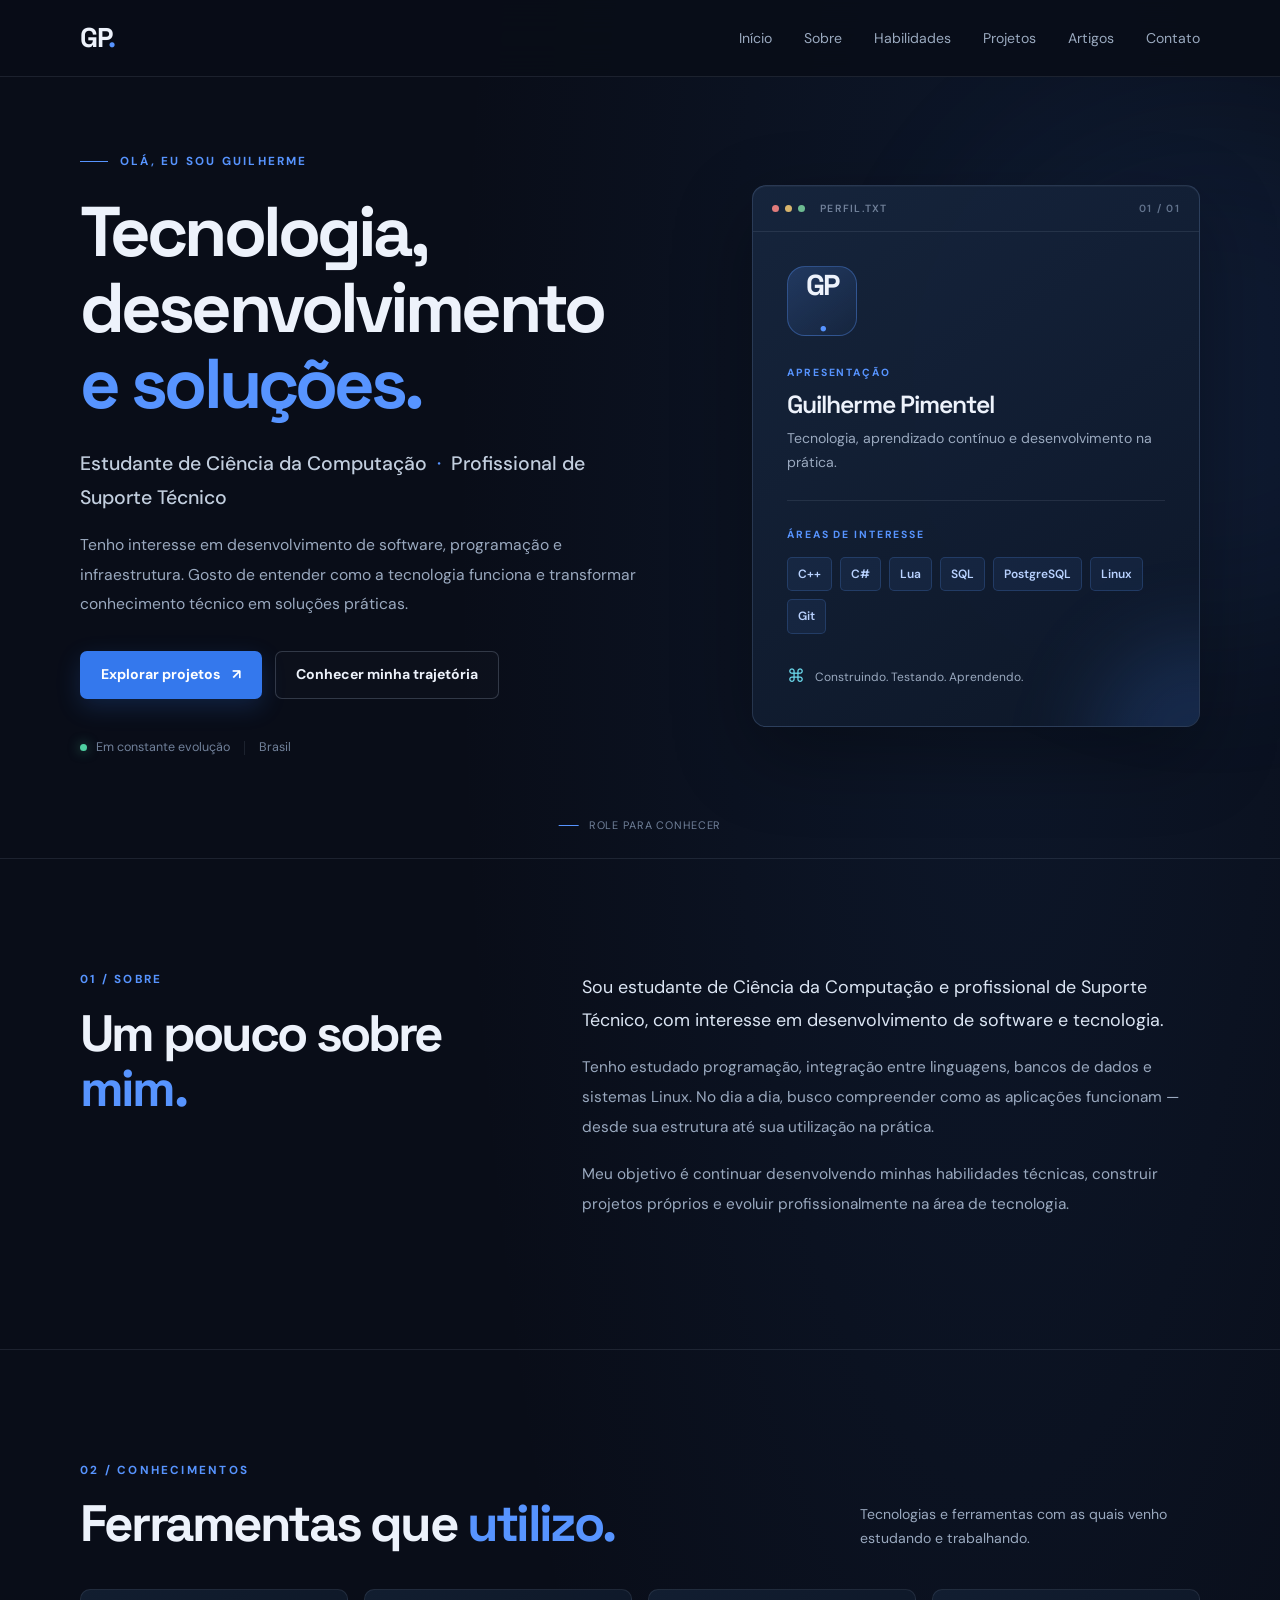
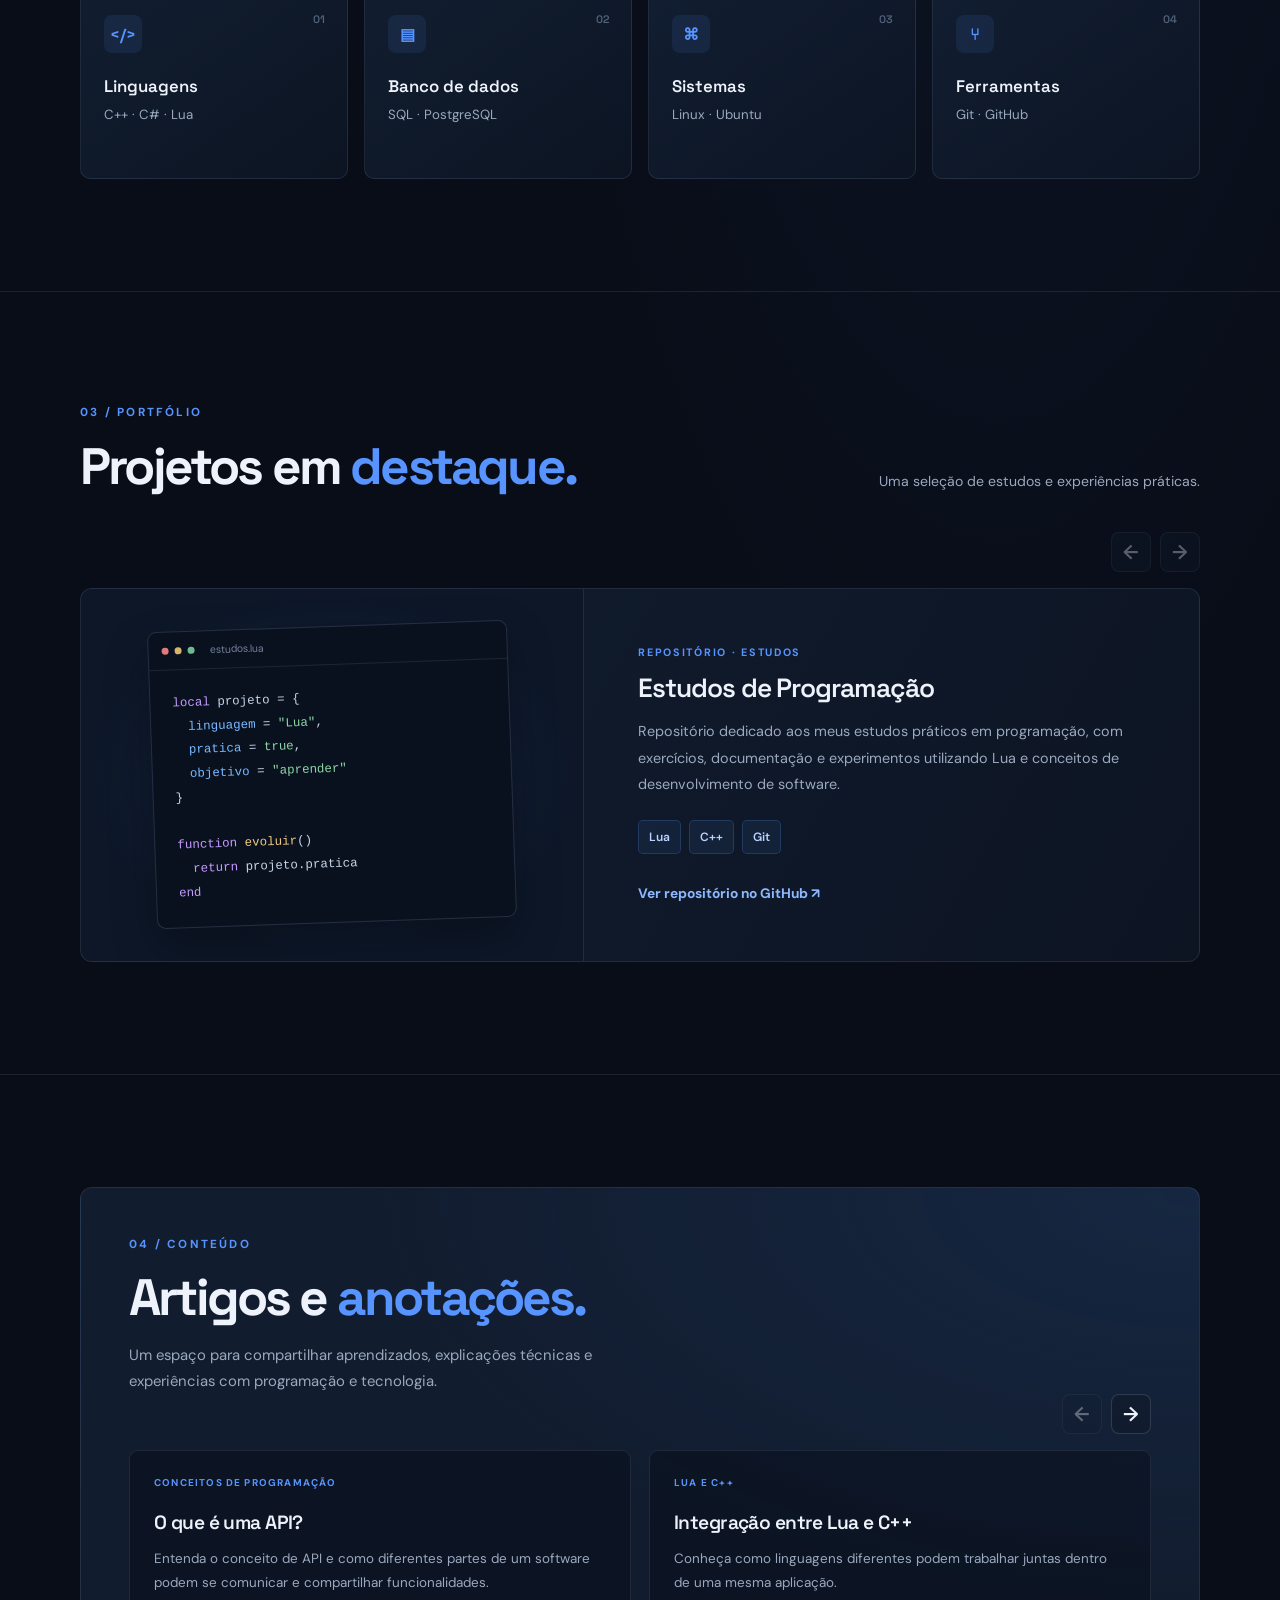
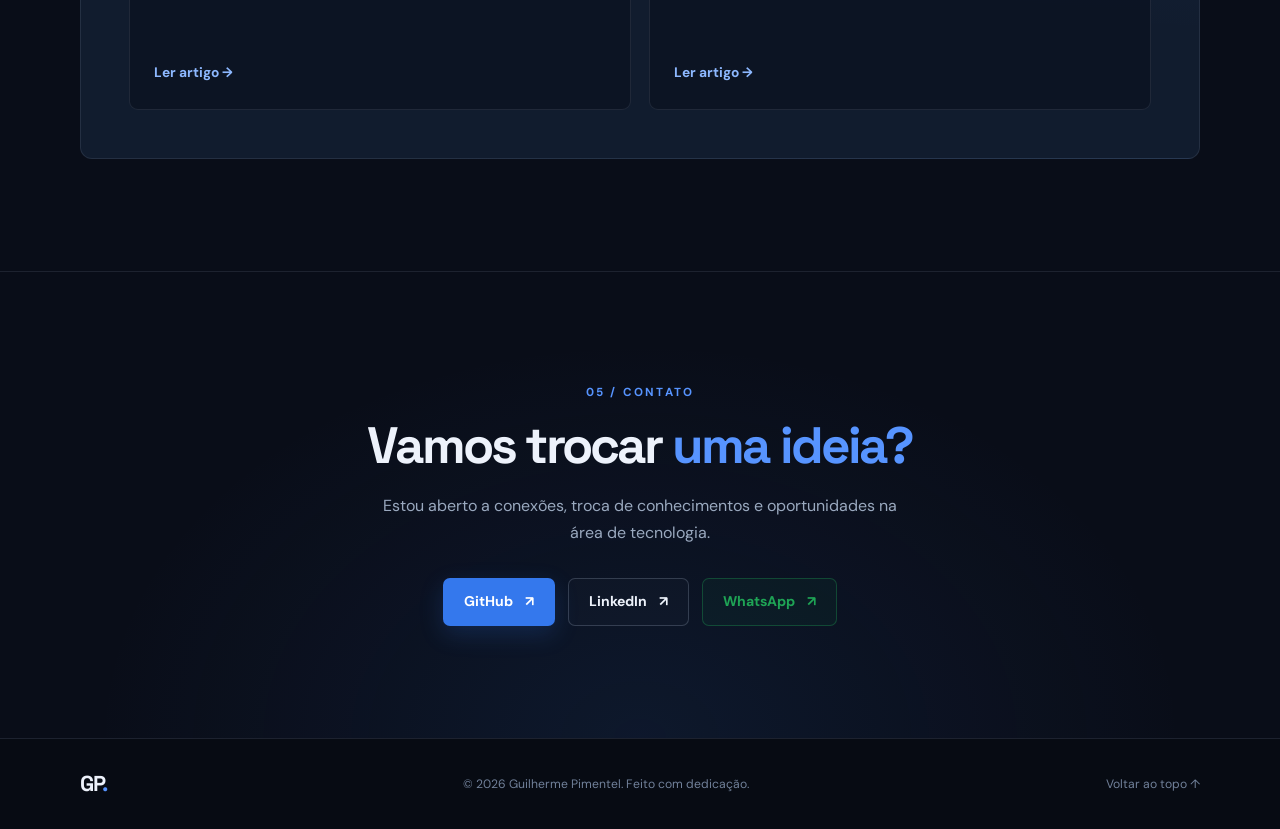
<file: index.html>
<!DOCTYPE html>
<html lang="pt-BR">
<head>
    <meta charset="UTF-8">
    <meta name="viewport" content="width=device-width, initial-scale=1.0">
    <meta name="description" content="Portfólio de Guilherme Pimentel — estudante de Ciência da Computação e profissional de Suporte Técnico.">
    <meta name="theme-color" content="#090d18">
    <title>Guilherme Pimentel | Portfólio</title>
    <link rel="preconnect" href="https://fonts.googleapis.com">
    <link rel="preconnect" href="https://fonts.gstatic.com" crossorigin>
    <link href="https://fonts.googleapis.com/css2?family=DM+Sans:wght@400;500;600;700&family=Space+Grotesk:wght@500;600;700&display=swap" rel="stylesheet">
    <link rel="stylesheet" href="css/style.css">
    <script src="js/script.js" defer></script>
</head>
<body>
    <header class="site-header">
        <nav class="nav container" aria-label="Navegação principal">
            <a href="#inicio" class="logo" aria-label="Guilherme Pimentel, início">GP<span>.</span></a>
            <ul class="nav-links">
                <li><a href="#inicio">Início</a></li>
                <li><a href="#sobre">Sobre</a></li>
                <li><a href="#habilidades">Habilidades</a></li>
                <li><a href="#projetos">Projetos</a></li>
                <li><a href="#artigos">Artigos</a></li>
                <li><a href="#contato">Contato</a></li>
            </ul>
        </nav>
    </header>

    <main>
        <section id="inicio" class="hero section-anchor">
            <div class="hero-grid container">
                <div class="hero-copy">
                    <p class="eyebrow"><span class="eyebrow-line"></span> OLÁ, EU SOU GUILHERME</p>
                    <h1>Tecnologia, desenvolvimento <span>e soluções.</span></h1>
                    <p class="hero-role">Estudante de Ciência da Computação <span class="role-separator">·</span> Profissional de Suporte Técnico</p>
                    <p class="hero-description">Tenho interesse em desenvolvimento de software, programação e infraestrutura. Gosto de entender como a tecnologia funciona e transformar conhecimento técnico em soluções práticas.</p>
                    <div class="hero-actions">
                        <a href="#projetos" class="button button-primary">Explorar projetos <span aria-hidden="true">↗</span></a>
                        <a href="#sobre" class="button button-ghost">Conhecer minha trajetória</a>
                    </div>
                    <div class="hero-meta">
                        <span><i class="status-dot"></i> Em constante evolução</span>
                        <span class="meta-divider"></span>
                        <span>Brasil</span>
                    </div>
                </div>

                <aside class="profile-panel" aria-label="Resumo do perfil">
                    <div class="panel-top">
                        <div class="window-dots"><i></i><i></i><i></i></div>
                        <span>PERFIL.TXT</span>
                        <span class="panel-top-mark">01 / 01</span>
                    </div>
                    <div class="panel-body">
                        <div class="profile-monogram">GP<span>.</span></div>
                        <p class="panel-kicker">APRESENTAÇÃO</p>
                        <h2>Guilherme Pimentel</h2>
                        <p class="panel-description">Tecnologia, aprendizado contínuo e desenvolvimento na prática.</p>
                        <div class="panel-divider"></div>
                        <p class="panel-kicker">ÁREAS DE INTERESSE</p>
                        <div class="tag-list">
                            <span>C++</span><span>C#</span><span>Lua</span>
                            <span>SQL</span><span>PostgreSQL</span><span>Linux</span><span>Git</span>
                        </div>
                        <div class="panel-footer">
                            <span class="panel-footer-icon">⌘</span>
                            <span>Construindo. Testando. Aprendendo.</span>
                        </div>
                    </div>
                    <div class="panel-glow" aria-hidden="true"></div>
                </aside>
            </div>
            <a class="scroll-cue" href="#sobre"><span></span> Role para conhecer</a>
        </section>

        <section id="sobre" class="content-section section-anchor">
            <div class="container section-grid">
                <div class="section-heading">
                    <p class="eyebrow">01 / SOBRE</p>
                    <h2>Um pouco sobre <span>mim.</span></h2>
                </div>
                <div class="about-copy">
                    <p class="lead">Sou estudante de Ciência da Computação e profissional de Suporte Técnico, com interesse em desenvolvimento de software e tecnologia.</p>
                    <p>Tenho estudado programação, integração entre linguagens, bancos de dados e sistemas Linux. No dia a dia, busco compreender como as aplicações funcionam — desde sua estrutura até sua utilização na prática.</p>
                    <p>Meu objetivo é continuar desenvolvendo minhas habilidades técnicas, construir projetos próprios e evoluir profissionalmente na área de tecnologia.</p>
                </div>
            </div>
        </section>

        <section id="habilidades" class="content-section section-anchor">
            <div class="container">
                <div class="section-heading section-heading-wide">
                    <div><p class="eyebrow">02 / CONHECIMENTOS</p><h2>Ferramentas que <span>utilizo.</span></h2></div>
                    <p class="section-intro">Tecnologias e ferramentas com as quais venho estudando e trabalhando.</p>
                </div>
                <div class="skills-grid">
                    <article class="skill-card"><span class="card-index">01</span><div class="skill-icon">&lt;/&gt;</div><h3>Linguagens</h3><p>C++ · C# · Lua</p></article>
                    <article class="skill-card"><span class="card-index">02</span><div class="skill-icon">▤</div><h3>Banco de dados</h3><p>SQL · PostgreSQL</p></article>
                    <article class="skill-card"><span class="card-index">03</span><div class="skill-icon">⌘</div><h3>Sistemas</h3><p>Linux · Ubuntu</p></article>
                    <article class="skill-card"><span class="card-index">04</span><div class="skill-icon">⑂</div><h3>Ferramentas</h3><p>Git · GitHub</p></article>
                </div>
            </div>
        </section>

        <section id="projetos" class="content-section section-anchor">
            <div class="container">
                <div class="section-heading section-heading-wide">
                    <div><p class="eyebrow">03 / PORTFÓLIO</p><h2>Projetos em <span>destaque.</span></h2></div>
                    <p class="section-intro">Uma seleção de estudos e experiências práticas.</p>
                </div>
                <div class="carousel-shell project-carousel" data-carousel aria-label="Projetos em destaque">
                    <div class="carousel-controls">
                        <button class="carousel-button" type="button" data-carousel-prev aria-label="Projeto anterior" disabled>←</button>
                        <button class="carousel-button" type="button" data-carousel-next aria-label="Próximo projeto" disabled>→</button>
                    </div>
                    <div class="carousel-viewport" data-carousel-viewport tabindex="0" aria-label="Lista de projetos">
                        <div class="carousel-track" data-carousel-track>
                            <div class="carousel-slide project-slide">
                <article class="project-card">
                    <div class="project-visual">
                        <div class="project-code-window">
                            <div class="code-window-bar"><i></i><i></i><i></i><span>estudos.lua</span></div>
                            <pre><code><span class="code-purple">local</span> projeto = {
  <span class="code-blue">linguagem</span> = <span class="code-green">"Lua"</span>,
  <span class="code-blue">pratica</span> = <span class="code-green">true</span>,
  <span class="code-blue">objetivo</span> = <span class="code-green">"aprender"</span>
}

<span class="code-purple">function</span> <span class="code-yellow">evoluir</span>()
  <span class="code-purple">return</span> projeto.pratica
<span class="code-purple">end</span></code></pre>
                        </div>
                    </div>
                    <div class="project-info">
                        <p class="project-type">REPOSITÓRIO · ESTUDOS</p>
                        <h3>Estudos de Programação</h3>
                        <p>Repositório dedicado aos meus estudos práticos em programação, com exercícios, documentação e experimentos utilizando Lua e conceitos de desenvolvimento de software.</p>
                        <div class="tag-list project-tags"><span>Lua</span><span>C++</span><span>Git</span></div>
                        <a class="text-link" href="https://github.com/pimentelgui/learning-programming" target="_blank" rel="noopener noreferrer">Ver repositório no GitHub <span aria-hidden="true">↗</span></a>
                    </div>
                </article>
                            </div>
                        </div>
                    </div>
                </div>
            </div>
        </section>

        <section id="artigos" class="content-section section-anchor">
            <div class="container articles-panel">
                <div>
                    <p class="eyebrow">04 / CONTEÚDO</p>
                     <div class="articles-heading">
                    <h2>Artigos e <span>anotações.</span></h2>
                    <p class="articles-copy">Um espaço para compartilhar aprendizados, explicações técnicas e experiências com programação e tecnologia.</p>
                </div>
                <div class="carousel-shell article-carousel" data-carousel aria-label="Artigos e anotações">
                    <div class="carousel-controls">
                        <button class="carousel-button" type="button" data-carousel-prev aria-label="Artigo anterior" disabled>←</button>
                        <button class="carousel-button" type="button" data-carousel-next aria-label="Próximo artigo">→</button>
                    </div>
                    <div class="carousel-viewport" data-carousel-viewport tabindex="0" aria-label="Lista de artigos">
                        <div class="carousel-track article-grid" data-carousel-track>

                            <div class="carousel-slide">
    <article class="article-card">
        <span class="article-category">CONCEITOS DE PROGRAMAÇÃO</span>
        <h3>O que é uma API?</h3>
        <p>Entenda o conceito de API e como diferentes partes de um software podem se comunicar e compartilhar funcionalidades.</p>
        <a href="artigos/o-que-e-uma-api.html" class="text-link">Ler artigo →</a>
    </article>
                            </div>

                            <div class="carousel-slide">
    <article class="article-card">
        <span class="article-category">LUA E C++</span>
        <h3>Integração entre Lua e C++</h3>
        <p>Conheça como linguagens diferentes podem trabalhar juntas dentro de uma mesma aplicação.</p>
        <a href="artigos/integracao-lua-cpp.html" class="text-link">Ler artigo →</a>
    </article>
                            </div>

                            <div class="carousel-slide">
    <article class="article-card">
        <span class="article-category">DESENVOLVIMENTO</span>
        <h3>Análise de Código-Fonte</h3>
        <p>Veja como investigar implementações, identificar parâmetros e compreender o funcionamento de um software.</p>
        <a href="artigos/analise-de-codigo-fonte.html" class="text-link">Ler artigo →</a>
    </article>
                            </div>

                        </div>
                    </div>
                </div>
                </div>
            </div>
        </section>

        <section id="contato" class="content-section contact-section section-anchor">
            <div class="container contact-inner">
                <p class="eyebrow">05 / CONTATO</p>
                <h2>Vamos trocar <span>uma ideia?</span></h2>
                <p>Estou aberto a conexões, troca de conhecimentos e oportunidades na área de tecnologia.</p>
              
<div class="contact-actions">
    <a class="button button-primary" href="https://github.com/pimentelgui" target="_blank" rel="noopener noreferrer">GitHub <span aria-hidden="true">↗</span></a>

    <a class="button button-ghost" href="https://www.linkedin.com/in/guilherme-pimentel-4103261a5/" target="_blank" rel="noopener noreferrer">LinkedIn <span aria-hidden="true">↗</span></a>

    <a class="button button-whatsapp" href="https://wa.me/5554991477359" target="_blank" rel="noopener noreferrer">
        WhatsApp <span aria-hidden="true">↗</span>
    </a>
</div>

              
            </div>
        </section>
    </main>

    <footer class="site-footer">
        <div class="container footer-inner"><a href="#inicio" class="logo">GP<span>.</span></a><p>© 2026 Guilherme Pimentel. Feito com dedicação.</p><a href="#inicio" class="back-top">Voltar ao topo ↑</a></div>
    </footer>
</body>
</html>
</file>
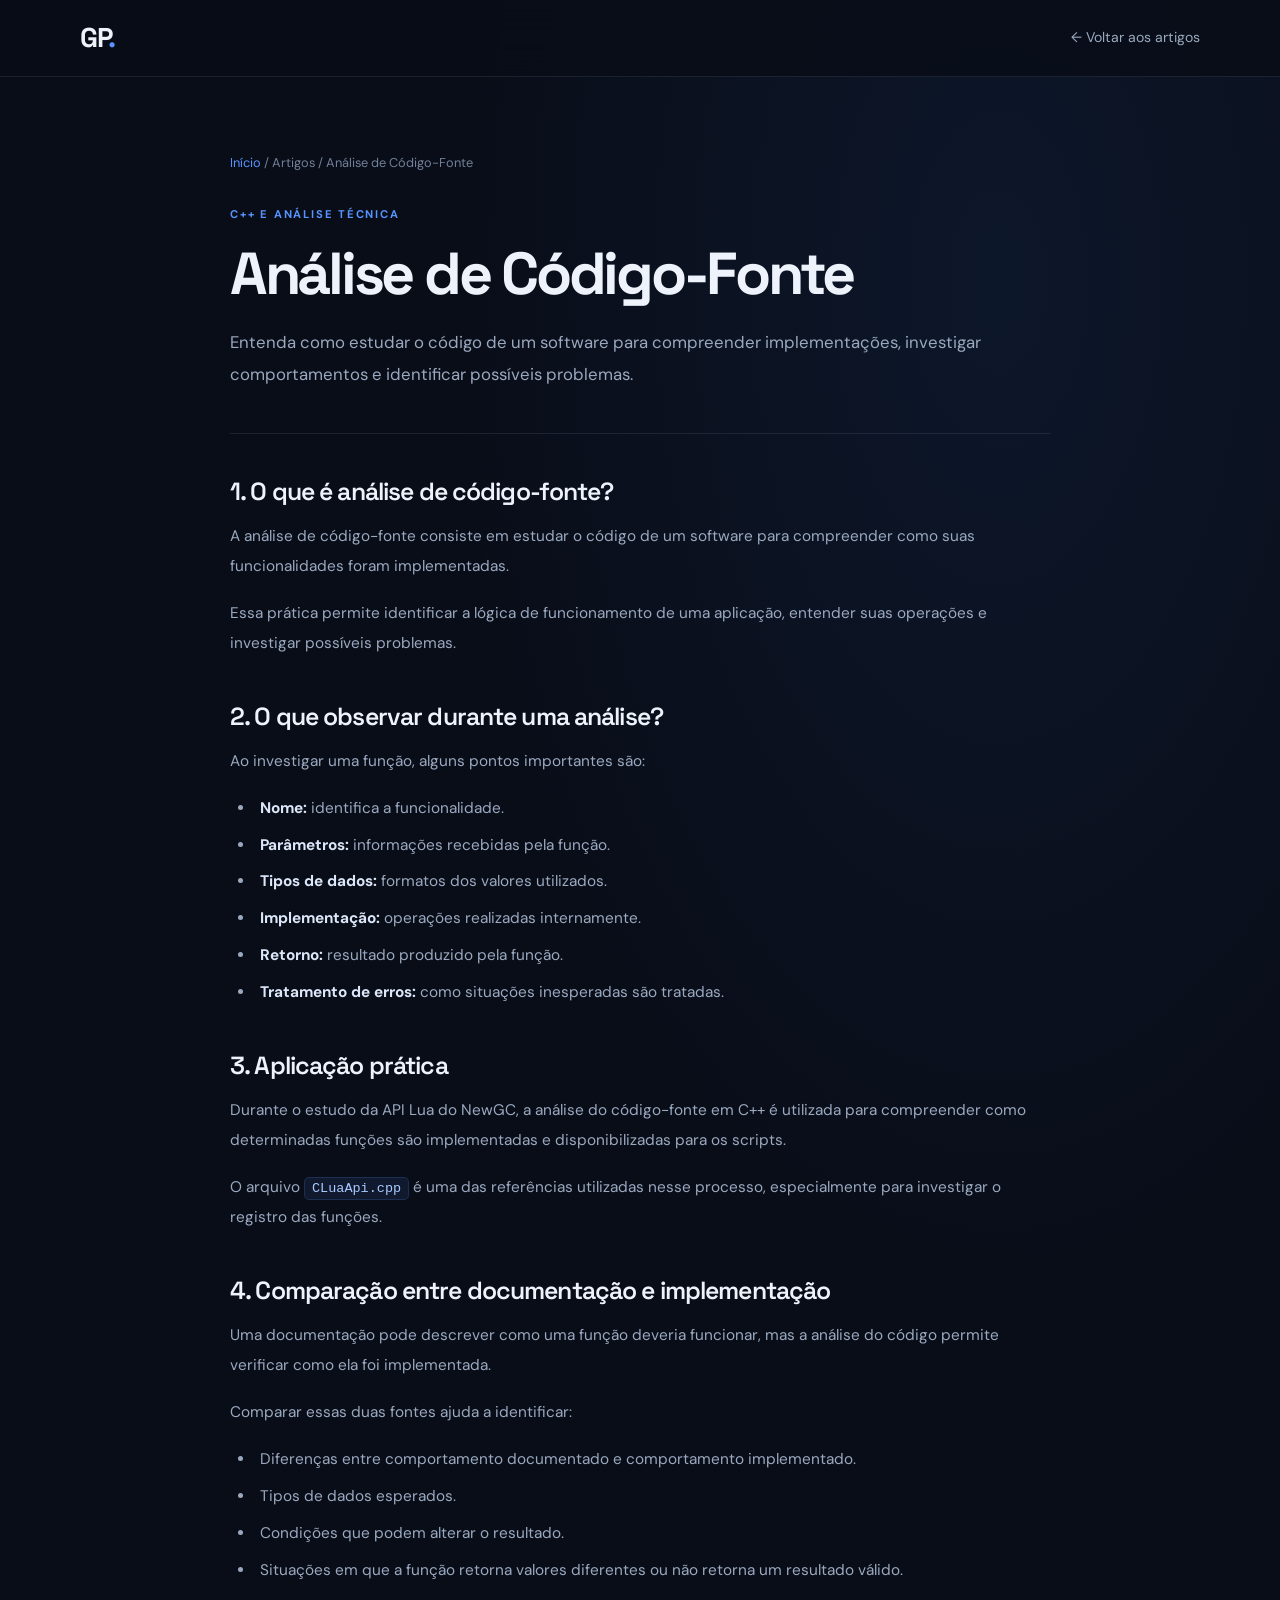
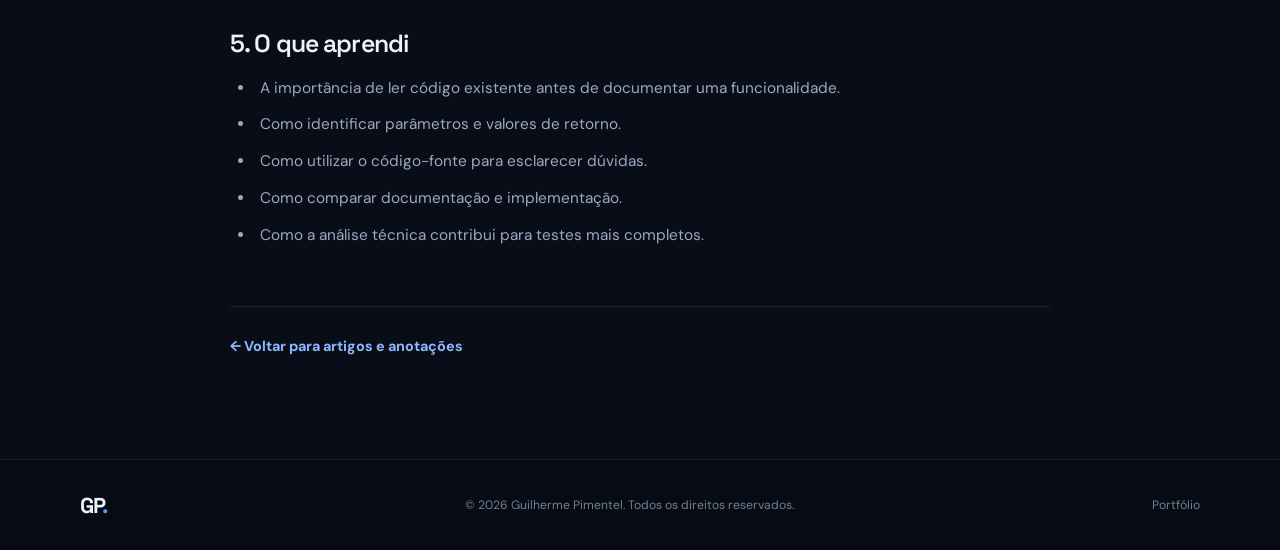
<file: artigos/analise-de-codigo-fonte.html>
<!DOCTYPE html>
<html lang="pt-BR">
<head>
    <meta charset="UTF-8">
    <meta name="viewport" content="width=device-width, initial-scale=1.0">
    <meta name="description" content="Entenda como analisar código-fonte para investigar implementações e compreender o funcionamento de um software.">
    <title>Análise de Código-Fonte | Guilherme Pimentel</title>

    <link rel="preconnect" href="https://fonts.googleapis.com">
    <link rel="preconnect" href="https://fonts.gstatic.com" crossorigin>
    <link href="https://fonts.googleapis.com/css2?family=DM+Sans:wght@400;500;600;700&family=Space+Grotesk:wght@400;500;600;700&display=swap" rel="stylesheet">

    <link rel="stylesheet" href="../css/style.css">
    <link rel="stylesheet" href="../css/artigos.css">
</head>
<body class="article-page">

<header class="site-header article-header">
    <nav class="nav container">
        <a href="../index.html" class="logo">GP<span>.</span></a>
        <a href="../index.html#artigos" class="back-link">← Voltar aos artigos</a>
    </nav>
</header>

<main class="article-main">
    <div class="article-breadcrumb">
        <a href="../index.html">Início</a> / Artigos / Análise de Código-Fonte
    </div>

    <span class="article-category-label">C++ e análise técnica</span>

    <h1 class="article-title">Análise de Código-Fonte</h1>

    <p class="article-intro">
        Entenda como estudar o código de um software para compreender
        implementações, investigar comportamentos e identificar possíveis problemas.
    </p>

    <div class="article-divider"></div>

    <article class="article-content">
        <h2>1. O que é análise de código-fonte?</h2>

        <p>
            A análise de código-fonte consiste em estudar o código
            de um software para compreender como suas funcionalidades
            foram implementadas.
        </p>

        <p>
            Essa prática permite identificar a lógica de funcionamento
            de uma aplicação, entender suas operações e investigar
            possíveis problemas.
        </p>

        <h2>2. O que observar durante uma análise?</h2>

        <p>
            Ao investigar uma função, alguns pontos importantes são:
        </p>

        <ul>
            <li><strong>Nome:</strong> identifica a funcionalidade.</li>
            <li><strong>Parâmetros:</strong> informações recebidas pela função.</li>
            <li><strong>Tipos de dados:</strong> formatos dos valores utilizados.</li>
            <li><strong>Implementação:</strong> operações realizadas internamente.</li>
            <li><strong>Retorno:</strong> resultado produzido pela função.</li>
            <li><strong>Tratamento de erros:</strong> como situações inesperadas são tratadas.</li>
        </ul>

        <h2>3. Aplicação prática</h2>

        <p>
            Durante o estudo da API Lua do NewGC, a análise do
            código-fonte em C++ é utilizada para compreender como
            determinadas funções são implementadas e disponibilizadas
            para os scripts.
        </p>

        <p>
            O arquivo <code>CLuaApi.cpp</code> é uma das referências
            utilizadas nesse processo, especialmente para investigar
            o registro das funções.
        </p>

        <h2>4. Comparação entre documentação e implementação</h2>

        <p>
            Uma documentação pode descrever como uma função deveria
            funcionar, mas a análise do código permite verificar
            como ela foi implementada.
        </p>

        <p>Comparar essas duas fontes ajuda a identificar:</p>

        <ul>
            <li>Diferenças entre comportamento documentado e comportamento implementado.</li>
            <li>Tipos de dados esperados.</li>
            <li>Condições que podem alterar o resultado.</li>
            <li>Situações em que a função retorna valores diferentes ou não retorna um resultado válido.</li>
        </ul>

        <h2>5. O que aprendi</h2>

        <ul>
            <li>A importância de ler código existente antes de documentar uma funcionalidade.</li>
            <li>Como identificar parâmetros e valores de retorno.</li>
            <li>Como utilizar o código-fonte para esclarecer dúvidas.</li>
            <li>Como comparar documentação e implementação.</li>
            <li>Como a análise técnica contribui para testes mais completos.</li>
        </ul>
    </article>

    <div class="article-bottom">
        <a href="../index.html#artigos">← Voltar para artigos e anotações</a>
    </div>
</main>

<footer class="site-footer article-footer">
    <div class="footer-inner container">
        <a href="../index.html" class="logo">GP<span>.</span></a>
        <p>© 2026 Guilherme Pimentel. Todos os direitos reservados.</p>
        <a href="../index.html" class="back-top">Portfólio</a>
    </div>
</footer>

</body>
</html>
</file>
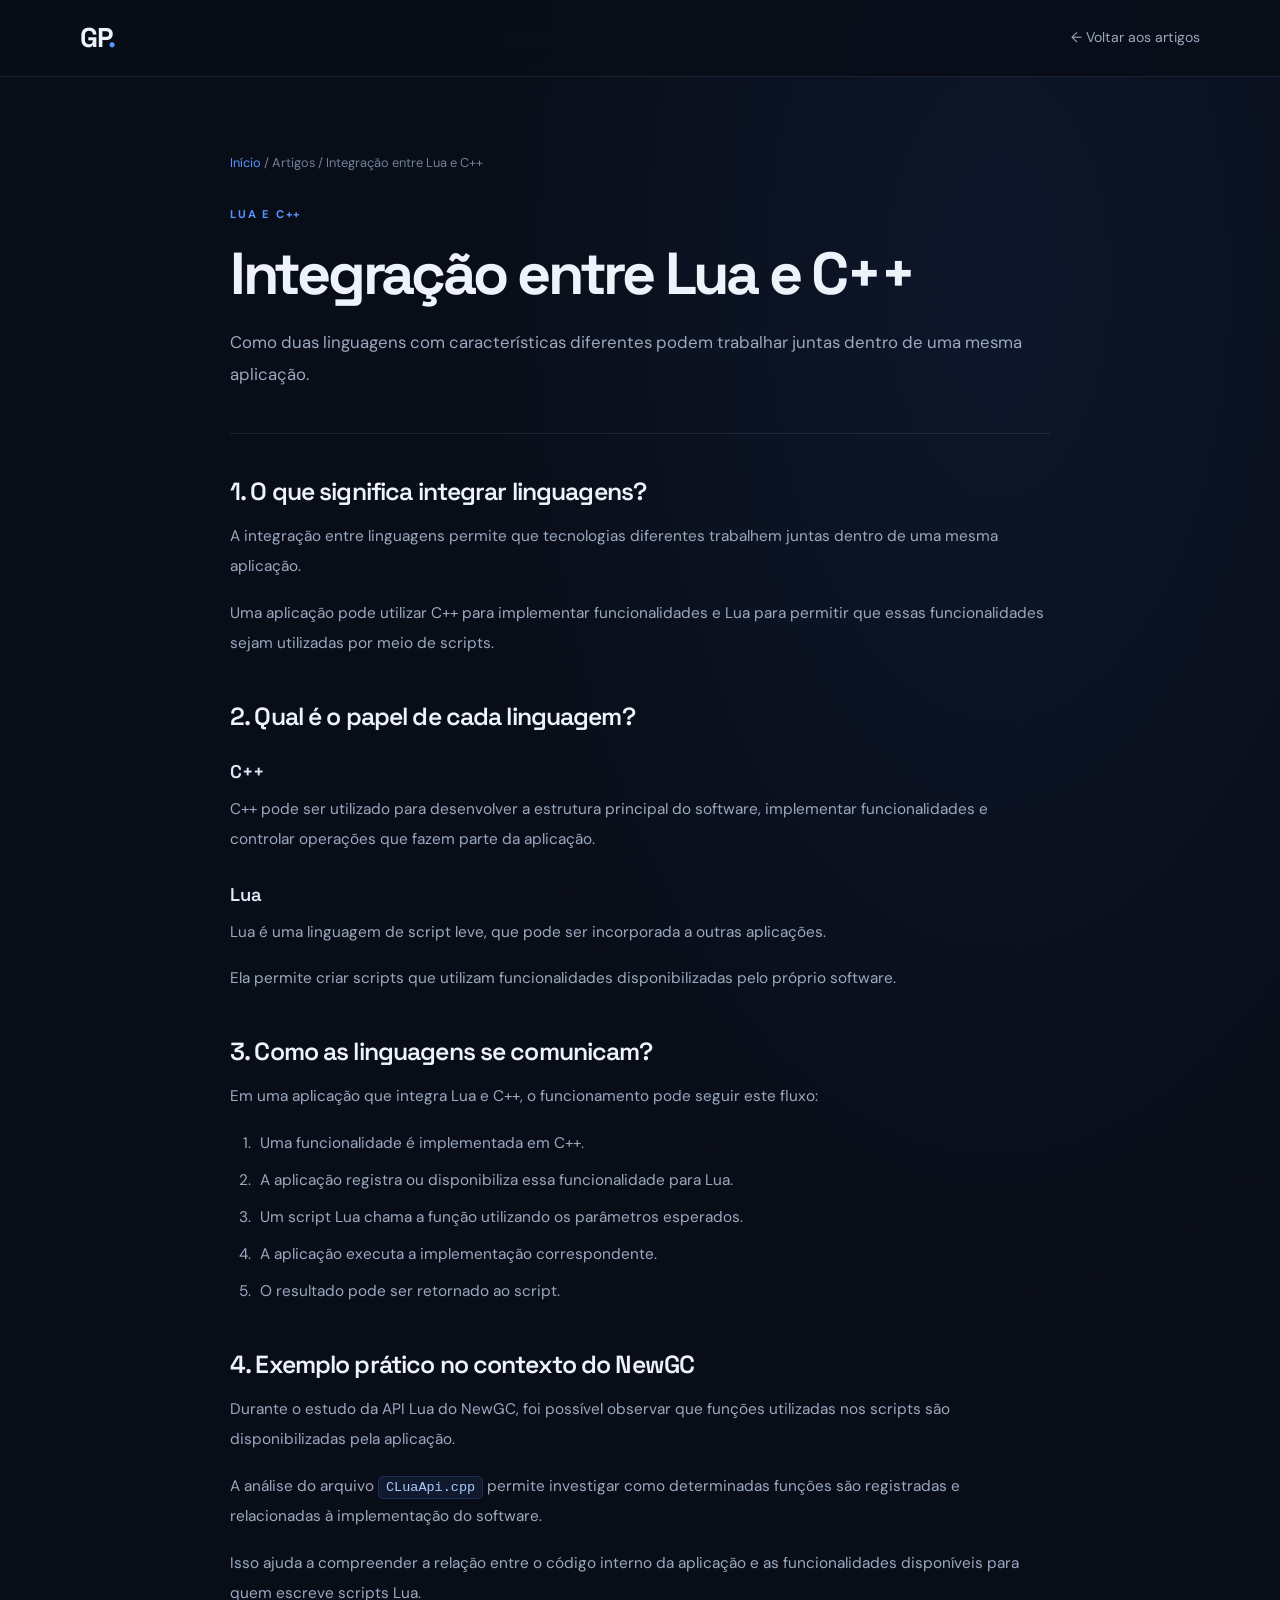
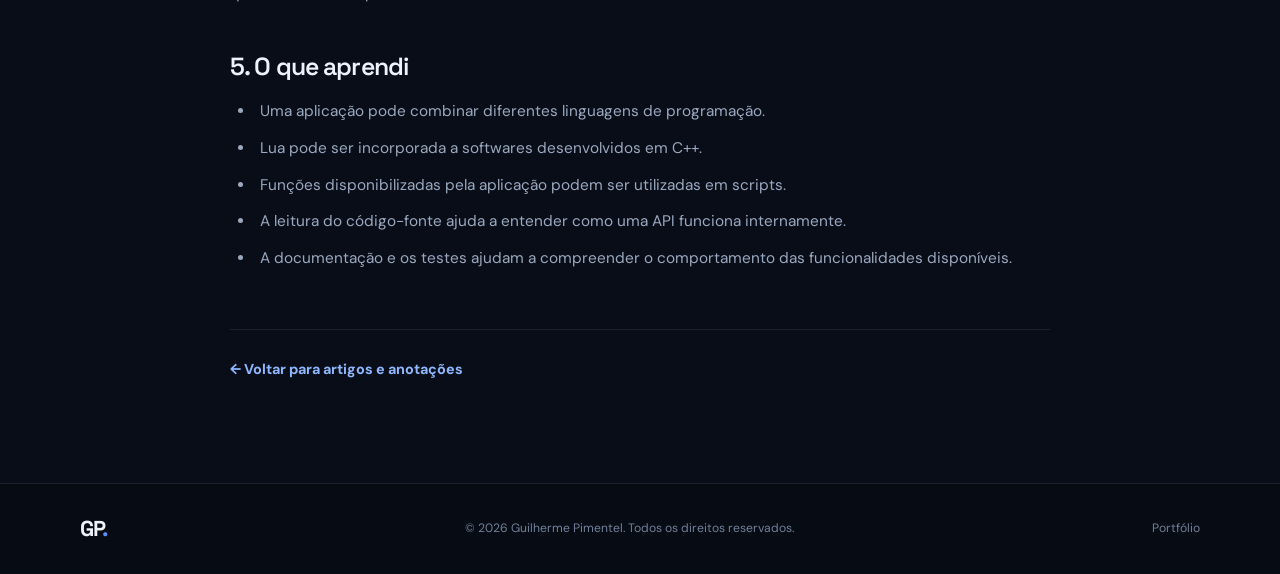
<file: artigos/integracao-lua-cpp.html>
<!DOCTYPE html>
<html lang="pt-BR">
<head>
    <meta charset="UTF-8">
    <meta name="viewport" content="width=device-width, initial-scale=1.0">
    <meta name="description" content="Conheça como Lua e C++ podem trabalhar juntas dentro de uma aplicação.">
    <title>Integração entre Lua e C++ | Guilherme Pimentel</title>

    <link rel="preconnect" href="https://fonts.googleapis.com">
    <link rel="preconnect" href="https://fonts.gstatic.com" crossorigin>
    <link href="https://fonts.googleapis.com/css2?family=DM+Sans:wght@400;500;600;700&family=Space+Grotesk:wght@400;500;600;700&display=swap" rel="stylesheet">

    <link rel="stylesheet" href="../css/style.css">
    <link rel="stylesheet" href="../css/artigos.css">
</head>
<body class="article-page">

<header class="site-header article-header">
    <nav class="nav container">
        <a href="../index.html" class="logo">GP<span>.</span></a>
        <a href="../index.html#artigos" class="back-link">← Voltar aos artigos</a>
    </nav>
</header>

<main class="article-main">
    <div class="article-breadcrumb">
        <a href="../index.html">Início</a> / Artigos / Integração entre Lua e C++
    </div>

    <span class="article-category-label">Lua e C++</span>

    <h1 class="article-title">Integração entre Lua e C++</h1>

    <p class="article-intro">
        Como duas linguagens com características diferentes podem
        trabalhar juntas dentro de uma mesma aplicação.
    </p>

    <div class="article-divider"></div>

    <article class="article-content">
        <h2>1. O que significa integrar linguagens?</h2>

        <p>
            A integração entre linguagens permite que tecnologias
            diferentes trabalhem juntas dentro de uma mesma aplicação.
        </p>

        <p>
            Uma aplicação pode utilizar C++ para implementar
            funcionalidades e Lua para permitir que essas
            funcionalidades sejam utilizadas por meio de scripts.
        </p>

        <h2>2. Qual é o papel de cada linguagem?</h2>

        <h3>C++</h3>

        <p>
            C++ pode ser utilizado para desenvolver a estrutura
            principal do software, implementar funcionalidades e
            controlar operações que fazem parte da aplicação.
        </p>

        <h3>Lua</h3>

        <p>
            Lua é uma linguagem de script leve, que pode ser
            incorporada a outras aplicações.
        </p>

        <p>
            Ela permite criar scripts que utilizam funcionalidades
            disponibilizadas pelo próprio software.
        </p>

        <h2>3. Como as linguagens se comunicam?</h2>

        <p>
            Em uma aplicação que integra Lua e C++, o funcionamento
            pode seguir este fluxo:
        </p>

        <ol>
            <li>Uma funcionalidade é implementada em C++.</li>
            <li>A aplicação registra ou disponibiliza essa funcionalidade para Lua.</li>
            <li>Um script Lua chama a função utilizando os parâmetros esperados.</li>
            <li>A aplicação executa a implementação correspondente.</li>
            <li>O resultado pode ser retornado ao script.</li>
        </ol>

        <h2>4. Exemplo prático no contexto do NewGC</h2>

        <p>
            Durante o estudo da API Lua do NewGC, foi possível observar
            que funções utilizadas nos scripts são disponibilizadas
            pela aplicação.
        </p>

        <p>
            A análise do arquivo <code>CLuaApi.cpp</code> permite
            investigar como determinadas funções são registradas
            e relacionadas à implementação do software.
        </p>

        <p>
            Isso ajuda a compreender a relação entre o código interno
            da aplicação e as funcionalidades disponíveis para quem
            escreve scripts Lua.
        </p>

        <h2>5. O que aprendi</h2>

        <ul>
            <li>Uma aplicação pode combinar diferentes linguagens de programação.</li>
            <li>Lua pode ser incorporada a softwares desenvolvidos em C++.</li>
            <li>Funções disponibilizadas pela aplicação podem ser utilizadas em scripts.</li>
            <li>A leitura do código-fonte ajuda a entender como uma API funciona internamente.</li>
            <li>A documentação e os testes ajudam a compreender o comportamento das funcionalidades disponíveis.</li>
        </ul>
    </article>

    <div class="article-bottom">
        <a href="../index.html#artigos">← Voltar para artigos e anotações</a>
    </div>
</main>

<footer class="site-footer article-footer">
    <div class="footer-inner container">
        <a href="../index.html" class="logo">GP<span>.</span></a>
        <p>© 2026 Guilherme Pimentel. Todos os direitos reservados.</p>
        <a href="../index.html" class="back-top">Portfólio</a>
    </div>
</footer>

</body>
</html>
</file>
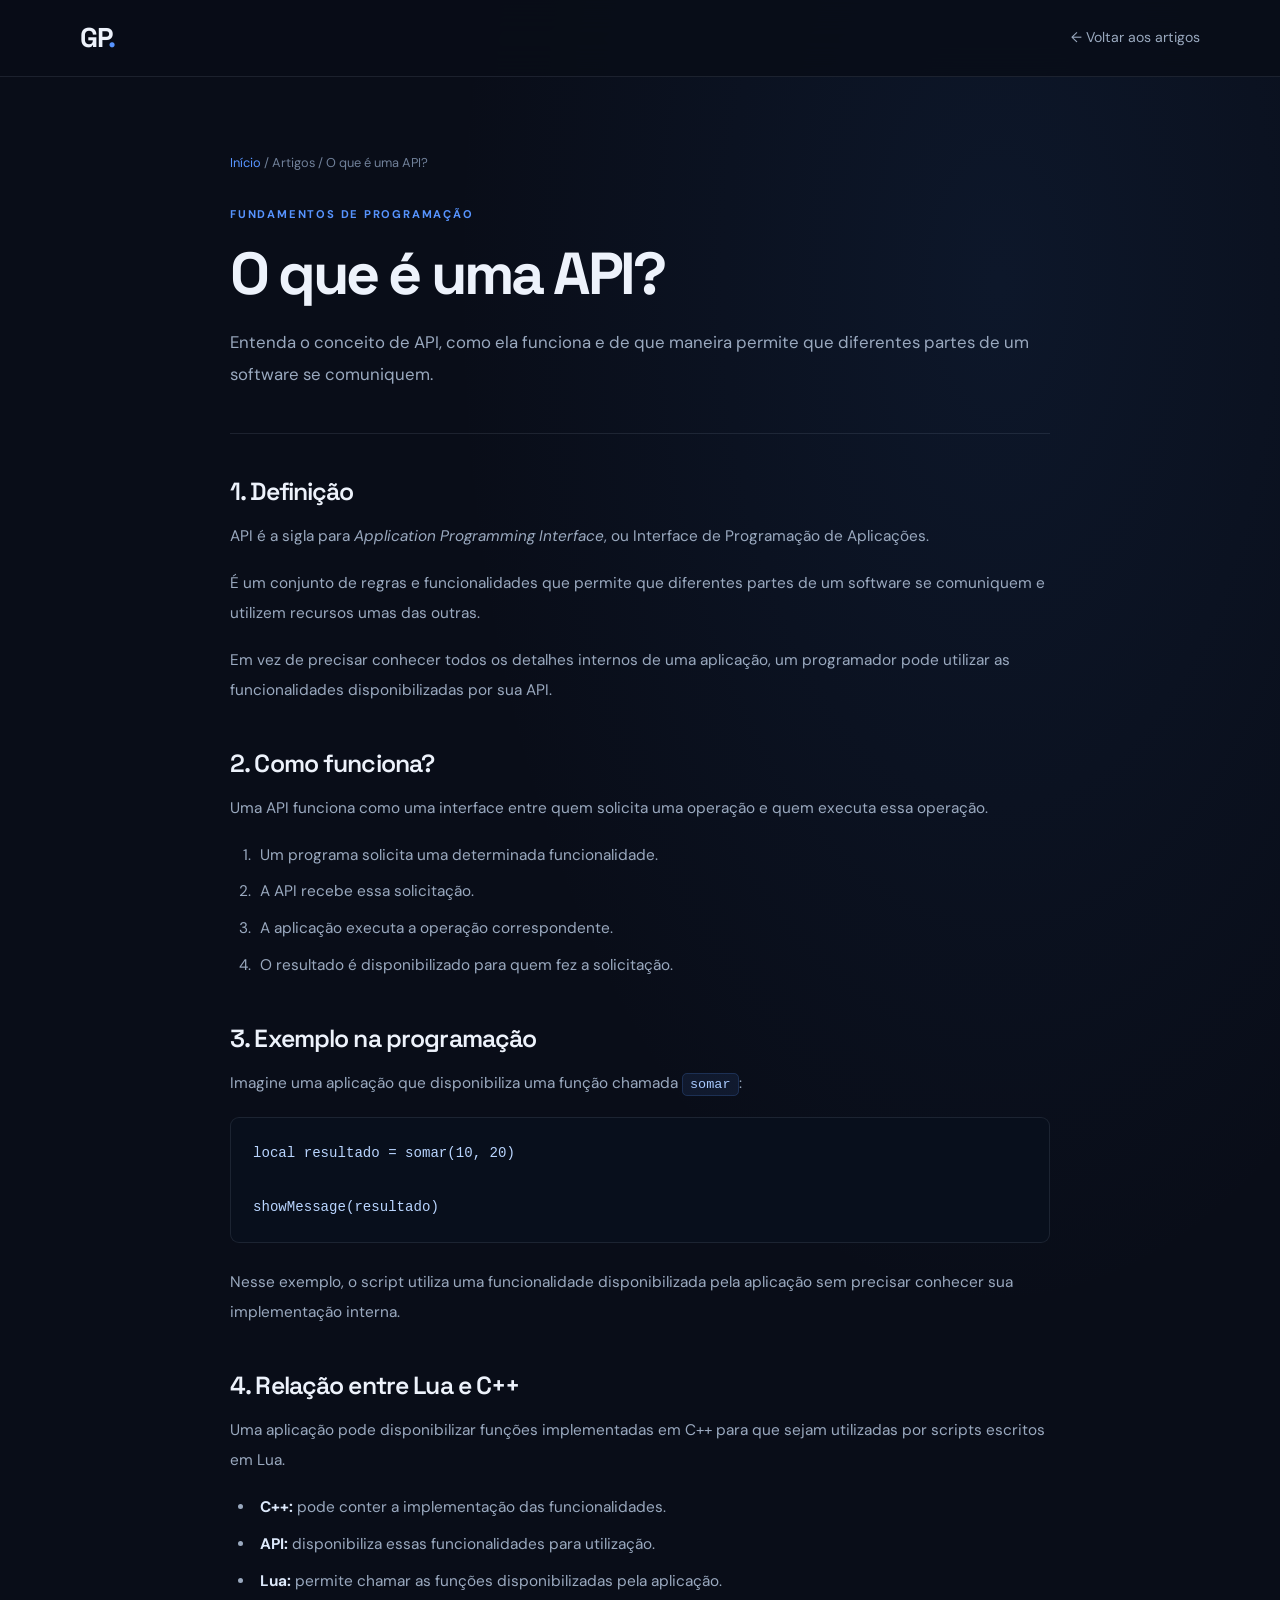
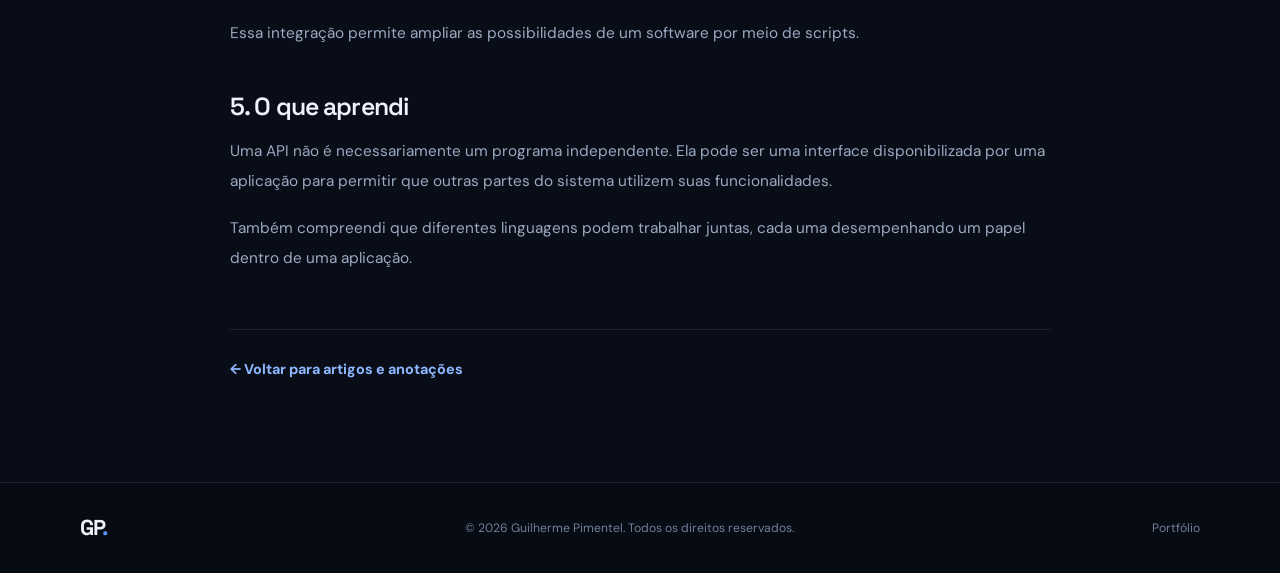
<file: artigos/o-que-e-uma-api.html>
<!DOCTYPE html>
<html lang="pt-BR">
<head>
    <meta charset="UTF-8">
    <meta name="viewport" content="width=device-width, initial-scale=1.0">
    <meta name="description" content="Entenda o que é uma API, como funciona e como ela permite a comunicação entre diferentes partes de um software.">
    <title>O que é uma API? | Guilherme Pimentel</title>

    <link rel="preconnect" href="https://fonts.googleapis.com">
    <link rel="preconnect" href="https://fonts.gstatic.com" crossorigin>
    <link href="https://fonts.googleapis.com/css2?family=DM+Sans:wght@400;500;600;700&family=Space+Grotesk:wght@400;500;600;700&display=swap" rel="stylesheet">

    <link rel="stylesheet" href="../css/style.css">
    <link rel="stylesheet" href="../css/artigos.css">
</head>
<body class="article-page">

<header class="site-header article-header">
    <nav class="nav container">
        <a href="../index.html" class="logo">GP<span>.</span></a>
        <a href="../index.html#artigos" class="back-link">← Voltar aos artigos</a>
    </nav>
</header>

<main class="article-main">
    <div class="article-breadcrumb">
        <a href="../index.html">Início</a> / Artigos / O que é uma API?
    </div>

    <span class="article-category-label">Fundamentos de programação</span>

    <h1 class="article-title">O que é uma API?</h1>

    <p class="article-intro">
        Entenda o conceito de API, como ela funciona e de que maneira
        permite que diferentes partes de um software se comuniquem.
    </p>

    <div class="article-divider"></div>

    <article class="article-content">
        <h2>1. Definição</h2>

        <p>
            API é a sigla para <em>Application Programming Interface</em>,
            ou Interface de Programação de Aplicações.
        </p>

        <p>
            É um conjunto de regras e funcionalidades que permite que
            diferentes partes de um software se comuniquem e utilizem
            recursos umas das outras.
        </p>

        <p>
            Em vez de precisar conhecer todos os detalhes internos de
            uma aplicação, um programador pode utilizar as
            funcionalidades disponibilizadas por sua API.
        </p>

        <h2>2. Como funciona?</h2>

        <p>
            Uma API funciona como uma interface entre quem solicita
            uma operação e quem executa essa operação.
        </p>

        <ol>
            <li>Um programa solicita uma determinada funcionalidade.</li>
            <li>A API recebe essa solicitação.</li>
            <li>A aplicação executa a operação correspondente.</li>
            <li>O resultado é disponibilizado para quem fez a solicitação.</li>
        </ol>

        <h2>3. Exemplo na programação</h2>

        <p>
            Imagine uma aplicação que disponibiliza uma função
            chamada <code>somar</code>:
        </p>

        <pre><code>local resultado = somar(10, 20)

showMessage(resultado)</code></pre>

        <p>
            Nesse exemplo, o script utiliza uma funcionalidade
            disponibilizada pela aplicação sem precisar conhecer
            sua implementação interna.
        </p>

        <h2>4. Relação entre Lua e C++</h2>

        <p>
            Uma aplicação pode disponibilizar funções implementadas
            em C++ para que sejam utilizadas por scripts escritos em Lua.
        </p>

        <ul>
            <li><strong>C++:</strong> pode conter a implementação das funcionalidades.</li>
            <li><strong>API:</strong> disponibiliza essas funcionalidades para utilização.</li>
            <li><strong>Lua:</strong> permite chamar as funções disponibilizadas pela aplicação.</li>
        </ul>

        <p>
            Essa integração permite ampliar as possibilidades de um
            software por meio de scripts.
        </p>

        <h2>5. O que aprendi</h2>

        <p>
            Uma API não é necessariamente um programa independente.
            Ela pode ser uma interface disponibilizada por uma
            aplicação para permitir que outras partes do sistema
            utilizem suas funcionalidades.
        </p>

        <p>
            Também compreendi que diferentes linguagens podem
            trabalhar juntas, cada uma desempenhando um papel
            dentro de uma aplicação.
        </p>
    </article>

    <div class="article-bottom">
        <a href="../index.html#artigos">← Voltar para artigos e anotações</a>
    </div>
</main>

<footer class="site-footer article-footer">
    <div class="footer-inner container">
        <a href="../index.html" class="logo">GP<span>.</span></a>
        <p>© 2026 Guilherme Pimentel. Todos os direitos reservados.</p>
        <a href="../index.html" class="back-top">Portfólio</a>
    </div>
</footer>

</body>
</html>
</file>
<file: css/style.css>
/* ==================================================
   GUILHERME PIMENTEL — PORTFÓLIO
   Folha de estilos principal
================================================== */

:root {
    color-scheme: dark;
    --bg: #090d18;
    --bg-soft: #0d1423;
    --surface: #111c2e;
    --surface-light: #17243a;
    --line: rgba(148, 163, 184, .14);
    --text: #edf2fb;
    --muted: #9aa9bf;
    --muted-2: #71819a;
    --blue: #5794ff;
    --blue-strong: #3478ed;
    --cyan: #69d5e8;
    --font: "DM Sans", Arial, sans-serif;
    --display: "Space Grotesk", "DM Sans", sans-serif;
    --container: 1120px;
}

* { box-sizing: border-box; margin: 0; padding: 0; }
html { scroll-behavior: smooth; scroll-padding-top: 92px; }
body {
    min-width: 320px;
    background:
        radial-gradient(ellipse at 78% 13%, rgba(40, 91, 164, .13), transparent 34rem),
        var(--bg);
    color: var(--text);
    font-family: var(--font);
    line-height: 1.7;
    -webkit-font-smoothing: antialiased;
}
a { color: inherit; }
.container { width: min(var(--container), calc(100% - 48px)); margin-inline: auto; }
.section-anchor { scroll-margin-top: 86px; }

/* Navegação */
.site-header {
    position: sticky;
    top: 0;
    z-index: 50;
    background: rgba(9, 13, 24, .86);
    border-bottom: 1px solid var(--line);
    backdrop-filter: blur(18px);
}
.nav {
    min-height: 76px;
    display: flex;
    align-items: center;
    justify-content: space-between;
    gap: 28px;
}
.logo {
    color: var(--text);
    text-decoration: none;
    font: 700 1.7rem/1 var(--display);
    letter-spacing: -1.5px;
}
.logo span { color: var(--blue); }
.nav-links { display: flex; align-items: center; gap: clamp(16px, 2.5vw, 32px); list-style: none; }
.nav-links a {
    color: var(--muted);
    font-size: .88rem;
    text-decoration: none;
    transition: color .2s ease;
}
.nav-links a:hover, .nav-links a:focus-visible { color: var(--blue); }

/* Apresentação */
.hero {
    min-height: 690px;
    position: relative;
    display: flex;
    align-items: center;
    overflow: hidden;
    border-bottom: 1px solid var(--line);
}
.hero::before {
    content: "";
    position: absolute;
    width: 520px;
    height: 520px;
    right: -190px;
    top: 40px;
    border-radius: 50%;
    background: rgba(50, 116, 218, .08);
    filter: blur(80px);
    pointer-events: none;
}
.hero-grid {
    display: grid;
    grid-template-columns: minmax(0, 1.12fr) minmax(330px, .88fr);
    align-items: center;
    gap: clamp(48px, 8vw, 110px);
    padding-top: 76px;
    padding-bottom: 100px;
    position: relative;
    z-index: 1;
}
.eyebrow {
    color: var(--blue);
    font-size: .73rem;
    font-weight: 700;
    letter-spacing: .19em;
    line-height: 1.4;
}
.hero-copy .eyebrow { display: flex; align-items: center; gap: 12px; margin-bottom: 25px; }
.eyebrow-line { width: 28px; height: 1px; background: var(--blue); }
.hero h1, .section-heading h2, .articles-panel h2, .contact-inner h2 {
    font-family: var(--display);
    font-weight: 700;
    letter-spacing: -.055em;
    line-height: 1.08;
}
.hero h1 { max-width: 650px; font-size: clamp(3rem, 5.5vw, 5rem); }
.hero h1 span, .section-heading h2 span, .articles-panel h2 span, .contact-inner h2 span {
    color: var(--blue);
}
.hero-role { margin-top: 25px; color: #c2cede; font-size: clamp(1rem, 1.7vw, 1.22rem); font-weight: 500; }
.role-separator { color: var(--blue); padding-inline: 5px; }
.hero-description { max-width: 570px; margin-top: 16px; color: var(--muted); font-size: .98rem; line-height: 1.9; }
.hero-actions, .contact-actions { display: flex; flex-wrap: wrap; gap: 13px; margin-top: 32px; }
.button {
    min-height: 48px;
    display: inline-flex;
    align-items: center;
    justify-content: center;
    gap: 12px;
    padding: 0 20px;
    border: 1px solid transparent;
    border-radius: 7px;
    font-size: .88rem;
    font-weight: 700;
    text-decoration: none;
    transition: transform .2s ease, background .2s ease, border-color .2s ease;
}
.button:hover { transform: translateY(-2px); }
.button-primary { background: var(--blue-strong); color: white; box-shadow: 0 8px 24px rgba(52, 120, 237, .2); }
.button-primary:hover { background: #4689fa; }
.button-ghost { border-color: rgba(148, 163, 184, .28); color: var(--text); background: rgba(255,255,255,.015); }
.button-ghost:hover { border-color: var(--blue); color: var(--blue); }
.hero-meta { display: flex; align-items: center; gap: 14px; margin-top: 38px; color: var(--muted-2); font-size: .78rem; }
.hero-meta > span:first-child { display: flex; align-items: center; gap: 9px; }
.status-dot { width: 7px; height: 7px; border-radius: 50%; background: #4fd1a1; box-shadow: 0 0 12px rgba(79,209,161,.55); }
.meta-divider { width: 1px; height: 14px; background: var(--line); }

/* Cartão de perfil */
.profile-panel {
    position: relative;
    isolation: isolate;
    overflow: hidden;
    border: 1px solid rgba(129, 161, 207, .22);
    border-radius: 14px;
    background: linear-gradient(145deg, rgba(22, 37, 61, .98), rgba(13, 23, 40, .98));
    box-shadow: 0 28px 80px rgba(0,0,0,.32), inset 0 1px rgba(255,255,255,.035);
}
.panel-top {
    min-height: 46px;
    display: flex;
    align-items: center;
    gap: 15px;
    padding: 0 19px;
    border-bottom: 1px solid var(--line);
    color: var(--muted-2);
    font: 600 .65rem var(--font);
    letter-spacing: .12em;
}
.window-dots { display: flex; gap: 6px; }
.window-dots i, .code-window-bar i { width: 7px; height: 7px; display: block; border-radius: 50%; background: #53647d; }
.window-dots i:first-child, .code-window-bar i:first-child { background: #e17b7b; }
.window-dots i:nth-child(2), .code-window-bar i:nth-child(2) { background: #d7b46c; }
.window-dots i:nth-child(3), .code-window-bar i:nth-child(3) { background: #6dbb91; }
.panel-top-mark { margin-left: auto; color: #62738d; }
.panel-body { position: relative; z-index: 1; padding: 34px; }
.profile-monogram {
    width: 70px; height: 70px;
    display: grid; place-items: center;
    margin-bottom: 28px;
    border: 1px solid rgba(87,148,255,.35);
    border-radius: 18px;
    background: linear-gradient(145deg, rgba(87,148,255,.2), rgba(87,148,255,.04));
    color: var(--text);
    font: 700 1.8rem var(--display);
    letter-spacing: -2px;
}
.profile-monogram span { color: var(--blue); }
.panel-kicker { color: var(--blue); font-size: .65rem; font-weight: 700; letter-spacing: .18em; }
.panel-body h2 { margin-top: 8px; font: 600 1.55rem var(--display); letter-spacing: -.04em; }
.panel-description { margin-top: 7px; color: var(--muted); font-size: .88rem; }
.panel-divider { height: 1px; margin: 25px 0; background: var(--line); }
.tag-list { display: flex; flex-wrap: wrap; gap: 8px; margin-top: 13px; }
.tag-list span {
    padding: 6px 10px;
    border: 1px solid rgba(87,148,255,.2);
    border-radius: 5px;
    background: rgba(87,148,255,.08);
    color: #b9d2ff;
    font-size: .75rem;
    font-weight: 600;
}
.panel-footer { display: flex; align-items: center; gap: 10px; margin-top: 28px; color: var(--muted); font-size: .75rem; }
.panel-footer-icon { color: var(--cyan); font-size: 1.1rem; }
.panel-glow { position: absolute; width: 220px; height: 220px; right: -110px; bottom: -130px; z-index: 0; border-radius: 50%; background: rgba(69,139,255,.16); filter: blur(40px); }
.scroll-cue {
    position: absolute; bottom: 24px; left: 50%; transform: translateX(-50%);
    display: flex; align-items: center; gap: 10px;
    color: var(--muted-2); font-size: .68rem; letter-spacing: .08em;
    text-decoration: none; text-transform: uppercase;
}
.scroll-cue span { width: 20px; height: 1px; background: var(--blue); }

/* Seções */
.content-section { padding: 112px 0; border-bottom: 1px solid var(--line); }
.section-grid { display: grid; grid-template-columns: .8fr 1.2fr; gap: 90px; }
.section-heading .eyebrow, .articles-panel .eyebrow, .contact-inner .eyebrow { margin-bottom: 18px; }
.section-heading h2, .articles-panel h2, .contact-inner h2 { font-size: clamp(2.35rem, 4vw, 3.5rem); }
.about-copy { max-width: 680px; }
.about-copy p { color: var(--muted); font-size: .96rem; line-height: 1.95; margin-bottom: 17px; }
.about-copy .lead { color: #dbe5f3; font-size: 1.12rem; line-height: 1.8; }
.section-heading-wide { display: flex; justify-content: space-between; align-items: end; gap: 30px; margin-bottom: 38px; }
.section-intro { max-width: 340px; color: var(--muted); font-size: .88rem; }

/* Habilidades */
.skills-grid { display: grid; grid-template-columns: repeat(4, 1fr); gap: 16px; }
.skill-card {
    position: relative;
    min-height: 190px;
    padding: 25px 23px;
    border: 1px solid var(--line);
    border-radius: 10px;
    background: linear-gradient(145deg, rgba(19,31,51,.92), rgba(13,21,36,.92));
    transition: transform .22s ease, border-color .22s ease;
}
.skill-card:hover { transform: translateY(-5px); border-color: rgba(87,148,255,.55); }
.card-index { position: absolute; top: 22px; right: 22px; color: #52627a; font: 600 .68rem var(--display); }
.skill-icon { width: 38px; height: 38px; display: grid; place-items: center; margin-bottom: 22px; border-radius: 8px; background: rgba(87,148,255,.1); color: var(--blue); font: 700 1rem var(--display); }
.skill-card h3 { font: 600 1.05rem var(--display); }
.skill-card p { margin-top: 7px; color: var(--muted); font-size: .83rem; }

/* Projetos */
.project-card {
    display: grid;
    grid-template-columns: .9fr 1.1fr;
    overflow: hidden;
    border: 1px solid var(--line);
    border-radius: 12px;
    background: linear-gradient(120deg, rgba(18,30,49,.98), rgba(13,21,36,.98));
}
.project-visual { min-height: 330px; display: grid; place-items: center; padding: 35px; background: radial-gradient(ellipse at 50% 50%, rgba(55,111,196,.17), transparent 68%), #0d1728; border-right: 1px solid var(--line); }
.project-code-window { width: 100%; max-width: 360px; overflow: hidden; border: 1px solid rgba(139,165,204,.2); border-radius: 9px; background: #0a111e; box-shadow: 0 20px 45px rgba(0,0,0,.28); transform: rotate(-2deg); }
.code-window-bar { height: 38px; display: flex; align-items: center; gap: 6px; padding: 0 13px; border-bottom: 1px solid var(--line); }
.code-window-bar span { margin-left: 9px; color: var(--muted-2); font-size: .65rem; }
.project-code-window pre { overflow-x: auto; padding: 22px; color: #c6d4e7; font: .78rem/1.9 ui-monospace, SFMono-Regular, Consolas, monospace; }
.code-purple { color: #c49aff; } .code-blue { color: #78b9ff; } .code-green { color: #8bd6a7; } .code-yellow { color: #f0ca83; }
.project-info { align-self: center; padding: clamp(28px, 5vw, 54px); }
.project-type { color: var(--blue); font-size: .67rem; font-weight: 700; letter-spacing: .16em; }
.project-info h3 { margin-top: 10px; font: 600 1.65rem var(--display); letter-spacing: -.04em; }
.project-info > p:not(.project-type) { max-width: 500px; margin-top: 13px; color: var(--muted); font-size: .9rem; line-height: 1.85; }
.project-tags { margin: 22px 0 25px; }
.text-link { color: #8db8ff; font-size: .86rem; font-weight: 700; text-decoration: none; }
.text-link:hover { color: white; }

/* Artigos */
.article-grid {
    display: grid;
    grid-template-columns: repeat(3, 1fr);
    gap: 18px;
}

.article-card {
    display: flex;
    flex-direction: column;
    align-items: flex-start;
    min-height: 260px;
    padding: 24px;
    border: 1px solid var(--line);
    border-radius: 9px;
    background: rgba(7, 13, 23, .45);
    transition: transform .25s ease, border-color .25s ease;
}

.article-card:hover {
    transform: translateY(-5px);
    border-color: rgba(125, 170, 240, .5);
}

.article-category {
    color: var(--blue);
    font-size: .62rem;
    font-weight: 700;
    letter-spacing: .12em;
}

.article-card h3 {
    margin-top: 18px;
    font: 600 1.2rem var(--display);
    letter-spacing: -.03em;
}

.article-card p {
    margin: 12px 0 22px;
    color: var(--muted);
    font-size: .84rem;
    line-height: 1.8;
}

.article-card .text-link {
    margin-top: auto;
}
.articles-panel {
    display: grid;
    grid-template-columns: 1fr;
    gap: 35px;
    padding: 48px;
    border: 1px solid var(--line);
    border-radius: 12px;
    background: radial-gradient(ellipse at 100% 0%, rgba(55,111,196,.13), transparent 55%), var(--surface);
}

.article-grid {
    display: grid;
    grid-template-columns: repeat(3, minmax(0, 1fr));
    gap: 18px;
}
.articles-copy { max-width: 470px; margin-top: 18px; color: var(--muted); font-size: .93rem; }
.coming-soon { display: flex; align-items: flex-start; gap: 17px; padding: 24px; border: 1px dashed rgba(125,151,187,.3); border-radius: 9px; background: rgba(7,13,23,.3); }
.coming-icon { color: var(--blue); font-size: 1.35rem; }
.coming-soon strong { font: 600 1rem var(--display); }
.coming-soon p { margin-top: 6px; color: var(--muted); font-size: .82rem; }

/* Contato e rodapé */
.contact-section { text-align: center; background: radial-gradient(ellipse at 50% 100%, rgba(47,103,190,.12), transparent 60%); }
.contact-inner { display: flex; flex-direction: column; align-items: center; }
.contact-inner > p:not(.eyebrow) { max-width: 540px; margin-top: 18px; color: var(--muted); }
.contact-actions { justify-content: center; }
.site-footer { background: #070b13; }
.footer-inner { min-height: 90px; display: flex; align-items: center; justify-content: space-between; gap: 20px; }
.footer-inner .logo { font-size: 1.35rem; }
.footer-inner p, .back-top { color: var(--muted-2); font-size: .76rem; }
.back-top { text-decoration: none; }
.back-top:hover { color: var(--blue); }

/* Responsividade */
@media (max-width: 900px) {
    .hero-grid { grid-template-columns: minmax(0, 1fr) minmax(290px, .85fr); gap: 38px; }
    .hero h1 { font-size: clamp(2.7rem, 6vw, 4rem); }
    .skills-grid { grid-template-columns: repeat(2, 1fr); }
    .section-grid { gap: 45px; }
    .articles-panel { gap: 35px; padding: 36px; }
}
@media (max-width: 700px) {
    html { scroll-padding-top: 125px; }
    .container { width: min(100% - 36px, var(--container)); }
    .nav { min-height: 0; padding-top: 17px; padding-bottom: 15px; flex-direction: column; gap: 13px; }
    .logo { font-size: 1.5rem; }
    .nav-links { width: 100%; justify-content: center; flex-wrap: wrap; gap: 8px 19px; }
    .nav-links a { font-size: .78rem; }
    .hero { min-height: auto; }
    .hero-grid { grid-template-columns: 1fr; gap: 48px; padding-top: 86px; padding-bottom: 80px; }
    .hero h1 { max-width: 560px; font-size: clamp(2.65rem, 11vw, 4.2rem); }
    .hero-role { font-size: 1rem; }
    .profile-panel { max-width: 480px; width: 100%; margin-inline: auto; }
    .scroll-cue { display: none; }
    .content-section { padding: 78px 0; }
    .section-grid { grid-template-columns: 1fr; gap: 25px; }
    .section-heading-wide { align-items: flex-start; flex-direction: column; gap: 15px; }
    .project-card { grid-template-columns: 1fr; }
    .project-visual { min-height: 260px; border-right: 0; border-bottom: 1px solid var(--line); }
    .articles-panel { grid-template-columns: 1fr; padding: 28px; gap: 28px; }
    .article-grid {
    grid-template-columns: 1fr;
}
}
@media (max-width: 460px) {
    .container { width: calc(100% - 32px); }
    .hero-grid { padding-top: 65px; }
    .hero-actions { align-items: stretch; flex-direction: column; }
    .button { width: 100%; }
    .hero-meta { flex-wrap: wrap; }
    .panel-body { padding: 25px; }
    .skills-grid { grid-template-columns: 1fr; }
    .skill-card { min-height: 155px; }
    .project-visual { padding: 22px; min-height: 230px; }
    .project-info { padding: 27px 23px; }
    .footer-inner { padding-top: 22px; padding-bottom: 22px; flex-wrap: wrap; justify-content: center; text-align: center; }
    .footer-inner p { order: 3; width: 100%; }
}
@media (prefers-reduced-motion: reduce) {
    *, *::before, *::after { scroll-behavior: auto !important; transition-duration: .01ms !important; animation-duration: .01ms !important; }
}


/* ==================================================
   Carrosséis de projetos e artigos
================================================== */
.carousel-shell {
    position: relative;
    width: 100%;
    min-width: 0;
}

.carousel-controls {
    display: flex;
    justify-content: flex-end;
    gap: 9px;
    margin-bottom: 16px;
}

.carousel-button {
    width: 40px;
    height: 40px;
    display: inline-grid;
    place-items: center;
    border: 1px solid rgba(148, 163, 184, .24);
    border-radius: 8px;
    background: rgba(17, 28, 46, .9);
    color: var(--text);
    font: 600 1.25rem/1 var(--font);
    cursor: pointer;
    transition: background .2s ease, border-color .2s ease, color .2s ease, opacity .2s ease;
}

.carousel-button:hover:not(:disabled),
.carousel-button:focus-visible:not(:disabled) {
    border-color: var(--blue);
    background: rgba(87, 148, 255, .13);
    color: var(--blue);
}

.carousel-button:focus-visible,
.carousel-viewport:focus-visible {
    outline: 2px solid var(--blue);
    outline-offset: 3px;
}

.carousel-button:disabled {
    opacity: .35;
    cursor: not-allowed;
}

.carousel-viewport {
    width: 100%;
    overflow-x: auto;
    overflow-y: hidden;
    scroll-behavior: smooth;
    scroll-snap-type: x mandatory;
    scrollbar-width: none;
    overscroll-behavior-x: contain;
    -webkit-overflow-scrolling: touch;
}

.carousel-viewport::-webkit-scrollbar {
    display: none;
}

.carousel-track {
    display: flex;
    align-items: stretch;
    gap: 18px;
    width: 100%;
}

.carousel-slide {
    flex: 0 0 100%;
    min-width: 0;
    scroll-snap-align: start;
    scroll-snap-stop: always;
}

.project-slide .project-card {
    height: 100%;
}

.article-grid.carousel-track {
    display: flex;
    grid-template-columns: none;
    gap: 18px;
}

.article-grid .carousel-slide,
.article-carousel .article-card {
    min-width: 0;
}

.article-carousel .carousel-slide {
    flex: 0 0 calc((100% - 18px) / 2);
}

.article-carousel .article-card {
    height: 100%;
    min-height: 260px;
}

.carousel-viewport.is-dragging {
    cursor: grabbing;
    scroll-snap-type: none;
    scroll-behavior: auto;
    user-select: none;
}

.carousel-viewport.is-draggable {
    cursor: grab;
}

@media (max-width: 900px) {
    .article-carousel .carousel-slide {
        flex-basis: calc((100% - 18px) / 2);
    }
}

@media (max-width: 700px) {
    .carousel-controls {
        margin-bottom: 13px;
    }

    .article-carousel .carousel-slide {
        flex-basis: min(82%, 360px);
    }

    .project-slide .project-card {
        min-height: 0;
    }
}

@media (max-width: 460px) {
    .articles-panel {
        padding: 24px 18px;
    }

    .article-carousel .carousel-slide {
        flex-basis: 88%;
    }

    .carousel-button {
        width: 37px;
        height: 37px;
    }
}

@media (prefers-reduced-motion: reduce) {
    .carousel-viewport {
        scroll-behavior: auto;
    }
}

/* ==================================================
   Ajustes de movimento e rolagem em dispositivos móveis
================================================== */

html,
body {
    width: 100%;
    max-width: 100%;
    overflow-x: clip;
}

body {
    overscroll-behavior-x: none;
}

/* Mantém o movimento horizontal dentro dos carrosséis */
.carousel-viewport {
    max-width: 100%;
    touch-action: pan-x pan-y pinch-zoom;
    overscroll-behavior-x: contain;
}

.button-whatsapp {
    color: rgba(37, 211, 102, 0.75);
    border: 1px solid rgba(37, 211, 102, 0.25);
    background: rgba(37, 211, 102, 0.04);
    transition: all 0.3s ease;
}

.button-whatsapp:hover {
    color: #25D366;
    border-color: rgba(37, 211, 102, 0.6);
    background: rgba(37, 211, 102, 0.10);
}
</file>
<file: css/artigos.css>
/* ==================================================
   PÁGINAS DE ARTIGOS
================================================== */

.article-page {
    min-height: 100vh;
    display: flex;
    flex-direction: column;
}

.article-header .nav {
    min-height: 76px;
}

.article-header .back-link {
    color: var(--muted);
    font-size: .88rem;
    text-decoration: none;
    transition: color .2s ease;
}

.article-header .back-link:hover {
    color: var(--blue);
}

.article-main {
    width: min(820px, calc(100% - 48px));
    margin: 0 auto;
    padding: 75px 0 100px;
    flex: 1;
}

.article-breadcrumb {
    margin-bottom: 25px;
    color: var(--muted-2);
    font-size: .8rem;
}

.article-breadcrumb a {
    color: var(--blue);
    text-decoration: none;
}

.article-category-label {
    display: inline-block;
    margin-bottom: 17px;
    color: var(--blue);
    font-size: .7rem;
    font-weight: 700;
    letter-spacing: .16em;
    text-transform: uppercase;
}

.article-title {
    margin-bottom: 20px;
    font: 700 clamp(2.3rem, 6vw, 3.7rem)/1.12 var(--display);
    letter-spacing: -.055em;
}

.article-intro {
    margin-bottom: 42px;
    color: var(--muted);
    font-size: 1.05rem;
    line-height: 1.9;
}

.article-divider {
    height: 1px;
    margin-bottom: 40px;
    background: var(--line);
}

.article-content h2 {
    margin: 42px 0 15px;
    color: var(--text);
    font: 600 1.55rem var(--display);
    letter-spacing: -.035em;
}

.article-content h3 {
    margin: 28px 0 12px;
    color: #dce8fa;
    font: 600 1.15rem var(--display);
}

.article-content p,
.article-content li {
    color: var(--muted);
    font-size: .96rem;
    line-height: 1.95;
}

.article-content p {
    margin-bottom: 17px;
}

.article-content ul,
.article-content ol {
    margin: 12px 0 22px;
    padding-left: 25px;
}

.article-content li {
    margin-bottom: 7px;
    padding-left: 5px;
}

.article-content strong {
    color: #dce8fa;
}

.article-content code {
    padding: 3px 7px;
    border: 1px solid rgba(87, 148, 255, .18);
    border-radius: 5px;
    background: rgba(87, 148, 255, .09);
    color: #a9caff;
    font: .88em ui-monospace, SFMono-Regular, Consolas, monospace;
}

.article-content pre {
    overflow-x: auto;
    margin: 18px 0 25px;
    padding: 22px;
    border: 1px solid var(--line);
    border-radius: 9px;
    background: #080f1c;
}

.article-content pre code {
    padding: 0;
    border: 0;
    background: transparent;
    color: #b9d5ff;
    font-size: .88rem;
    line-height: 1.9;
}

.article-highlight {
    margin-top: 35px;
    padding: 22px 24px;
    border-left: 3px solid var(--blue);
    border-radius: 0 8px 8px 0;
    background: rgba(87, 148, 255, .07);
}

.article-highlight p {
    margin: 0;
}

.article-bottom {
    margin-top: 55px;
    padding-top: 25px;
    border-top: 1px solid var(--line);
}

.article-bottom a {
    color: #8db8ff;
    font-size: .9rem;
    font-weight: 700;
    text-decoration: none;
}

.article-bottom a:hover {
    color: white;
}

.article-footer {
    border-top: 1px solid var(--line);
}

@media (max-width: 700px) {
    .article-header .nav {
        flex-direction: row;
        gap: 12px;
    }

    .article-header .back-link {
        font-size: .78rem;
    }

    .article-main {
        width: calc(100% - 36px);
        padding: 50px 0 70px;
    }

    .article-title {
        font-size: clamp(2.1rem, 10vw, 3rem);
    }

    .article-intro {
        font-size: .96rem;
    }

    .article-content h2 {
        font-size: 1.35rem;
    }

    .article-content p,
    .article-content li {
        font-size: .91rem;
    }

    .article-content pre {
        padding: 16px;
    }
}
</file>
